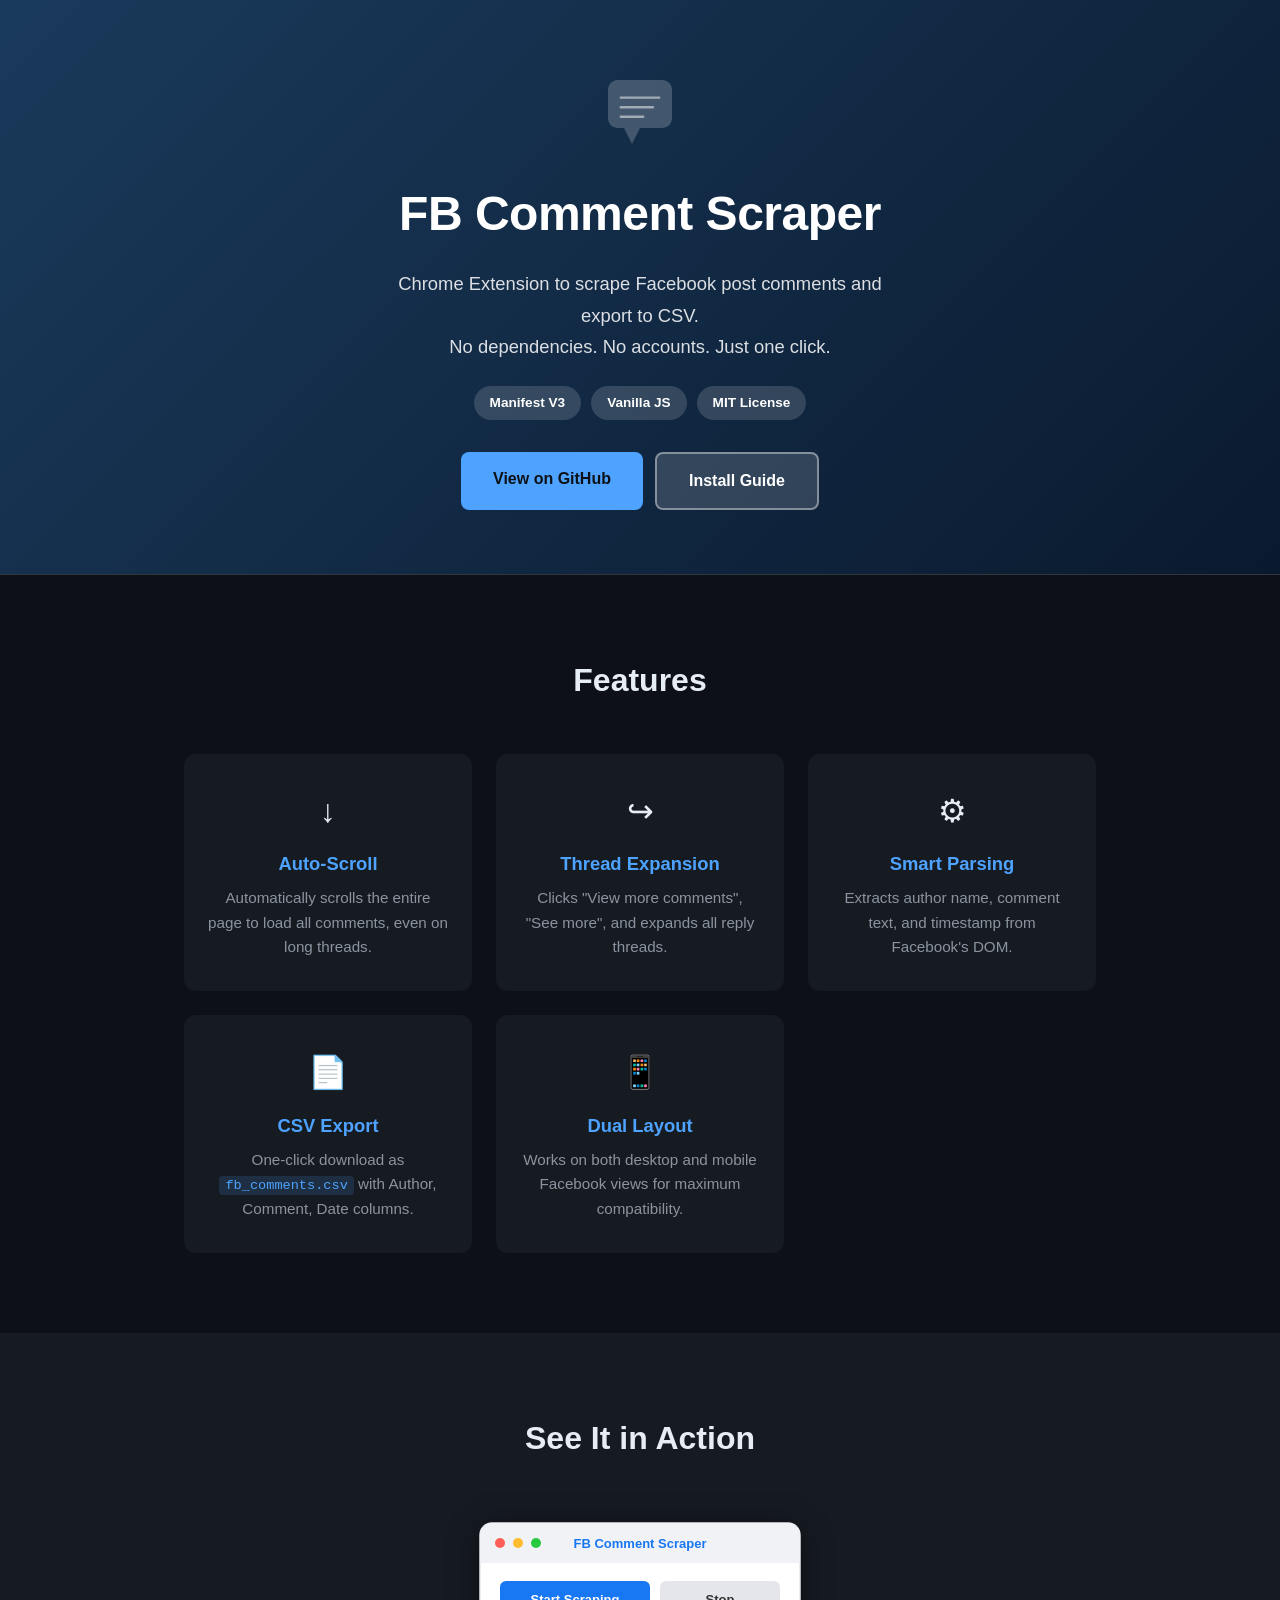
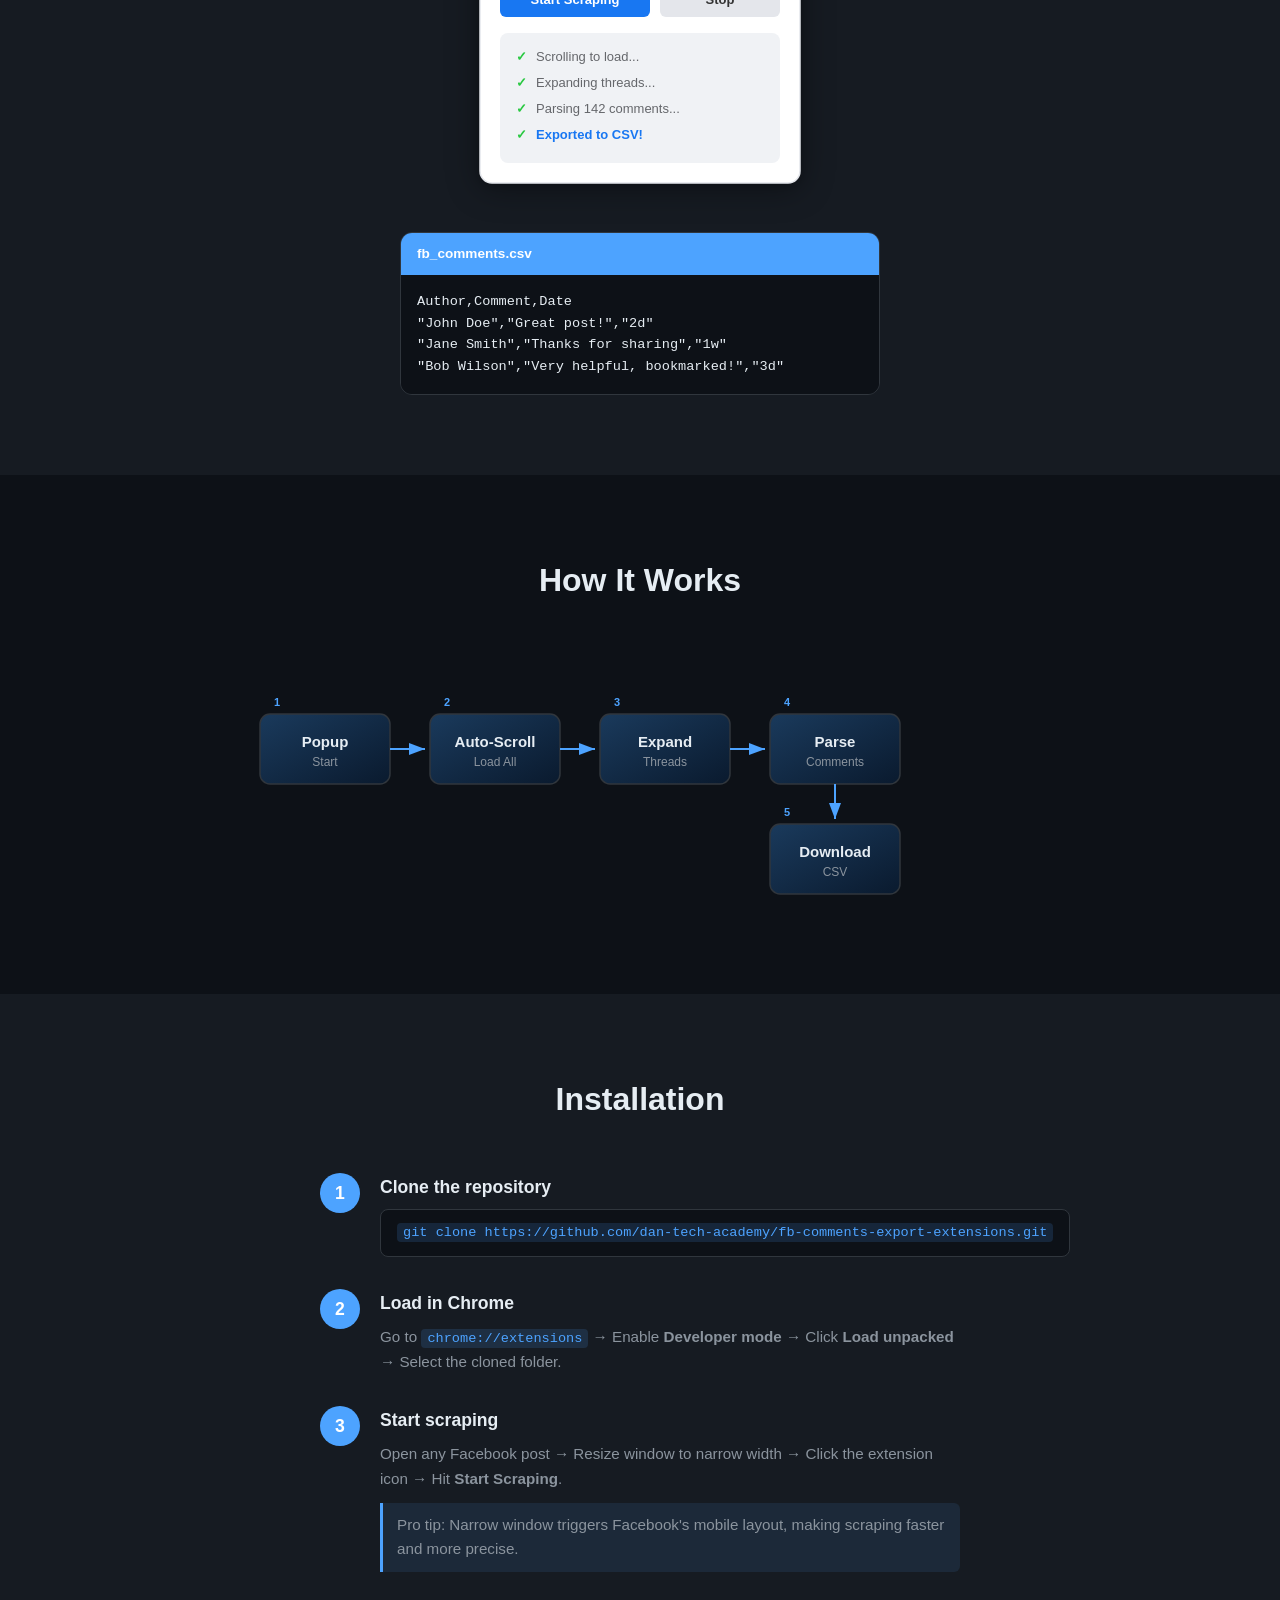
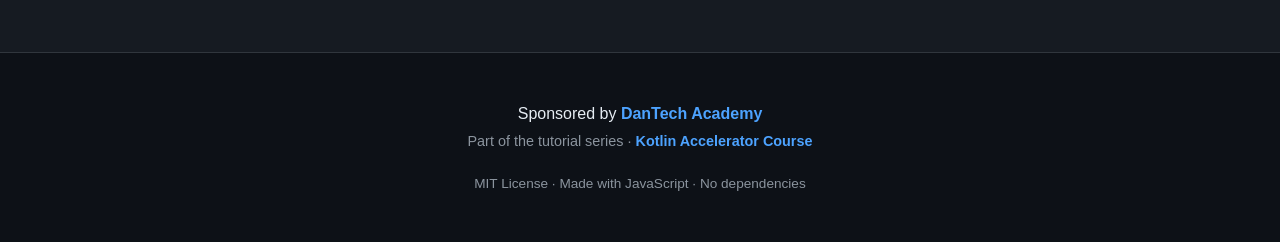
<file: site/index.html>
<!DOCTYPE html>
<html lang="en">
<head>
  <meta charset="UTF-8">
  <meta name="viewport" content="width=device-width, initial-scale=1.0">
  <title>FB Comment Scraper — Chrome Extension to Export Facebook Comments to CSV</title>
  <meta name="description" content="Free Chrome Extension (Manifest V3) to scrape Facebook post comments and export them as CSV. Auto-scroll, expand threads, smart parsing.">
  <meta property="og:title" content="FB Comment Scraper">
  <meta property="og:description" content="Chrome Extension to scrape Facebook comments and export to CSV">
  <meta property="og:type" content="website">
  <link rel="stylesheet" href="style.css">
</head>
<body>

  <!-- Hero -->
  <section class="hero">
    <div class="container">
      <div class="hero-content">
        <div class="hero-icon">
          <svg viewBox="0 0 80 80" fill="none" xmlns="http://www.w3.org/2000/svg">
            <rect width="80" height="60" rx="12" fill="rgba(255,255,255,0.2)"/>
            <polygon points="20,60 30,80 40,60" fill="rgba(255,255,255,0.2)"/>
            <line x1="16" y1="22" x2="64" y2="22" stroke="rgba(255,255,255,0.5)" stroke-width="3" stroke-linecap="round"/>
            <line x1="16" y1="34" x2="56" y2="34" stroke="rgba(255,255,255,0.5)" stroke-width="3" stroke-linecap="round"/>
            <line x1="16" y1="46" x2="44" y2="46" stroke="rgba(255,255,255,0.5)" stroke-width="3" stroke-linecap="round"/>
          </svg>
        </div>
        <h1>FB Comment Scraper</h1>
        <p class="tagline">Chrome Extension to scrape Facebook post comments and export to CSV.<br>No dependencies. No accounts. Just one click.</p>
        <div class="hero-badges">
          <span class="badge">Manifest V3</span>
          <span class="badge">Vanilla JS</span>
          <span class="badge">MIT License</span>
        </div>
        <div class="hero-actions">
          <a href="https://github.com/dan-tech-academy/fb-comments-export-extensions" class="btn btn-primary">View on GitHub</a>
          <a href="#install" class="btn btn-secondary">Install Guide</a>
        </div>
      </div>
    </div>
  </section>

  <!-- Features -->
  <section class="features" id="features">
    <div class="container">
      <h2>Features</h2>
      <div class="features-grid">
        <div class="feature-card">
          <div class="feature-icon">&#8595;</div>
          <h3>Auto-Scroll</h3>
          <p>Automatically scrolls the entire page to load all comments, even on long threads.</p>
        </div>
        <div class="feature-card">
          <div class="feature-icon">&#8618;</div>
          <h3>Thread Expansion</h3>
          <p>Clicks "View more comments", "See more", and expands all reply threads.</p>
        </div>
        <div class="feature-card">
          <div class="feature-icon">&#9881;</div>
          <h3>Smart Parsing</h3>
          <p>Extracts author name, comment text, and timestamp from Facebook's DOM.</p>
        </div>
        <div class="feature-card">
          <div class="feature-icon">&#128196;</div>
          <h3>CSV Export</h3>
          <p>One-click download as <code>fb_comments.csv</code> with Author, Comment, Date columns.</p>
        </div>
        <div class="feature-card">
          <div class="feature-icon">&#128241;</div>
          <h3>Dual Layout</h3>
          <p>Works on both desktop and mobile Facebook views for maximum compatibility.</p>
        </div>
      </div>
    </div>
  </section>

  <!-- Demo -->
  <section class="demo" id="demo">
    <div class="container">
      <h2>See It in Action</h2>
      <div class="demo-wrapper">
        <img src="assets/demo.svg" alt="FB Comment Scraper demo showing the extension scraping 142 comments" width="340" height="280">
      </div>
      <div class="csv-preview">
        <div class="csv-header">fb_comments.csv</div>
        <pre><code>Author,Comment,Date
"John Doe","Great post!","2d"
"Jane Smith","Thanks for sharing","1w"
"Bob Wilson","Very helpful, bookmarked!","3d"</code></pre>
      </div>
    </div>
  </section>

  <!-- How It Works -->
  <section class="how-it-works" id="how">
    <div class="container">
      <h2>How It Works</h2>
      <div class="pipeline">
        <img src="assets/how-it-works.svg" alt="Pipeline: Popup Start → Auto-Scroll → Expand Threads → Parse Comments → Download CSV" width="800" height="260">
      </div>
    </div>
  </section>

  <!-- Install -->
  <section class="install" id="install">
    <div class="container">
      <h2>Installation</h2>
      <div class="steps">
        <div class="step">
          <div class="step-num">1</div>
          <div class="step-content">
            <h3>Clone the repository</h3>
            <pre><code>git clone https://github.com/dan-tech-academy/fb-comments-export-extensions.git</code></pre>
          </div>
        </div>
        <div class="step">
          <div class="step-num">2</div>
          <div class="step-content">
            <h3>Load in Chrome</h3>
            <p>Go to <code>chrome://extensions</code> &rarr; Enable <strong>Developer mode</strong> &rarr; Click <strong>Load unpacked</strong> &rarr; Select the cloned folder.</p>
          </div>
        </div>
        <div class="step">
          <div class="step-num">3</div>
          <div class="step-content">
            <h3>Start scraping</h3>
            <p>Open any Facebook post &rarr; Resize window to narrow width &rarr; Click the extension icon &rarr; Hit <strong>Start Scraping</strong>.</p>
            <p class="tip">Pro tip: Narrow window triggers Facebook's mobile layout, making scraping faster and more precise.</p>
          </div>
        </div>
      </div>
    </div>
  </section>

  <!-- Footer -->
  <footer>
    <div class="container">
      <div class="sponsor">
        <p>Sponsored by <a href="https://www.dantech.academy" target="_blank" rel="noopener">DanTech Academy</a></p>
        <p class="sponsor-sub">Part of the tutorial series &middot; <a href="https://www.dantech.academy/kotlin-accelerator" target="_blank" rel="noopener">Kotlin Accelerator Course</a></p>
      </div>
      <div class="footer-bottom">
        <p>MIT License &middot; Made with JavaScript &middot; No dependencies</p>
      </div>
    </div>
  </footer>

</body>
</html>
</file>
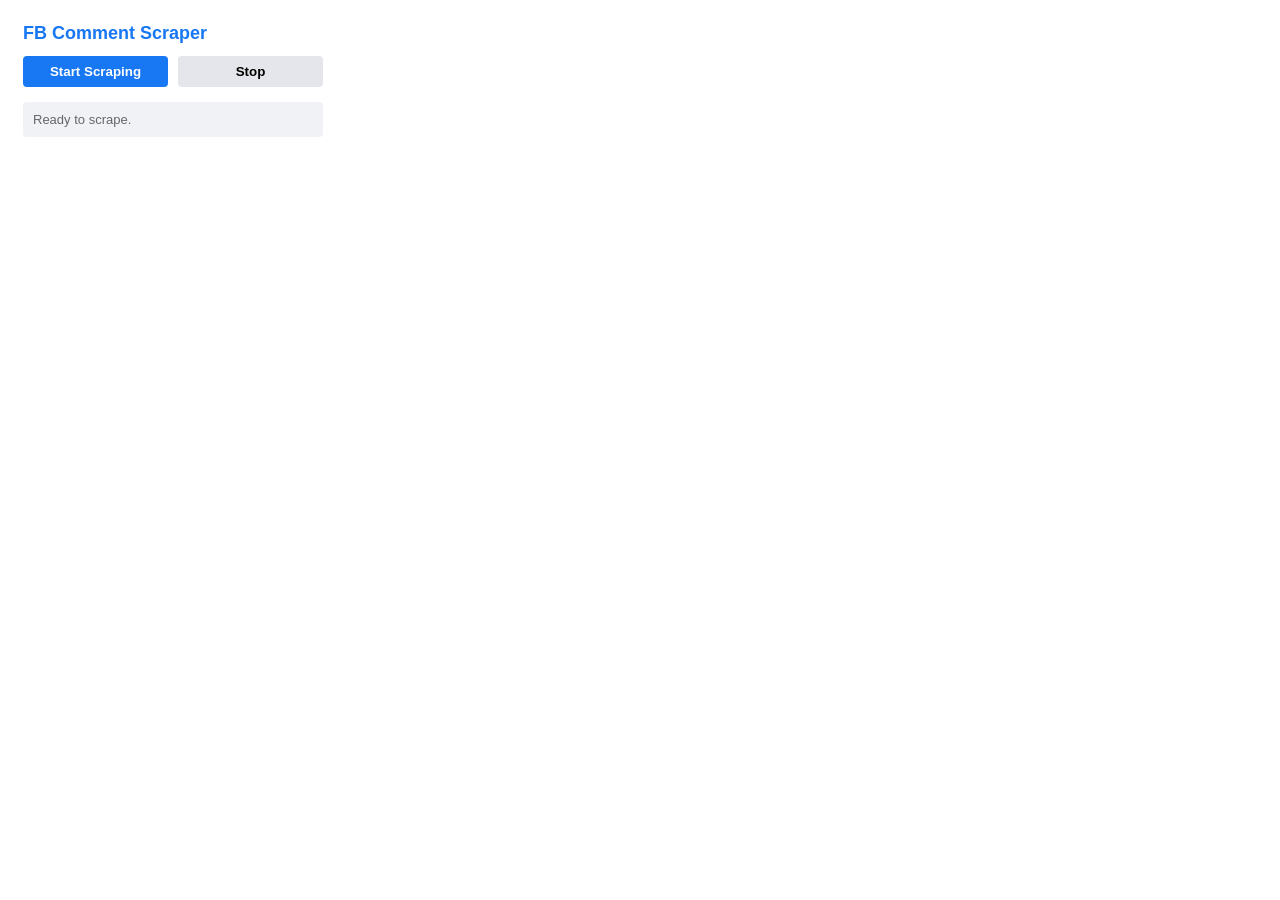
<file: popup.html>
<!DOCTYPE html>
<html>
<head>
  <title>FB Scraper</title>
  <style>
    body {
      width: 300px;
      padding: 15px;
      font-family: -apple-system, BlinkMacSystemFont, "Segoe UI", Roboto, Helvetica, Arial, sans-serif;
    }
    h1 {
      font-size: 18px;
      margin-top: 0;
      color: #1877f2; /* FB Blue */
    }
    .controls {
      display: flex;
      gap: 10px;
      margin-bottom: 15px;
    }
    button {
      flex: 1;
      padding: 8px;
      border: none;
      border-radius: 4px;
      cursor: pointer;
      font-weight: bold;
      transition: background-color 0.2s;
    }
    #startBtn {
      background-color: #1877f2;
      color: white;
    }
    #startBtn:hover {
      background-color: #166fe5;
    }
    #startBtn:disabled {
      background-color: #ccc;
      cursor: not-allowed;
    }
    #stopBtn {
      background-color: #e4e6eb;
      color: black;
    }
    #stopBtn:hover {
      background-color: #d8dadf;
    }
    .status {
      padding: 10px;
      background-color: #f0f2f5;
      border-radius: 4px;
      font-size: 13px;
      color: #65676b;
    }
    .hidden {
      display: none;
    }
  </style>
</head>
<body>
  <h1>FB Comment Scraper</h1>
  
  <div class="controls">
    <button id="startBtn">Start Scraping</button>
    <button id="stopBtn" disabled>Stop</button>
  </div>

  <div id="status" class="status">
    Ready to scrape.
  </div>

  <script src="popup.js"></script>
</body>
</html>
</file>
<file: site/style.css>
* {
  margin: 0;
  padding: 0;
  box-sizing: border-box;
}

:root {
  --primary: #4da3ff;
  --primary-dark: #1877f2;
  --bg: #0d1117;
  --bg-alt: #161b22;
  --text: #e6edf3;
  --text-muted: #8b949e;
  --border: #30363d;
  --radius: 12px;
  --font: -apple-system, BlinkMacSystemFont, "Segoe UI", Helvetica, Arial, sans-serif;
}

body {
  font-family: var(--font);
  color: var(--text);
  line-height: 1.6;
  background: var(--bg);
}

.container {
  max-width: 960px;
  margin: 0 auto;
  padding: 0 24px;
}

/* Hero */
.hero {
  background: linear-gradient(135deg, #1a3a5c, #0a1a2e);
  border-bottom: 1px solid var(--border);
  color: white;
  padding: 80px 0 64px;
  text-align: center;
}

.hero-icon svg {
  width: 64px;
  height: 64px;
  margin-bottom: 24px;
}

.hero h1 {
  font-size: 3rem;
  font-weight: 800;
  margin-bottom: 16px;
  letter-spacing: -0.5px;
}

.tagline {
  font-size: 1.15rem;
  opacity: 0.85;
  max-width: 520px;
  margin: 0 auto 24px;
  line-height: 1.7;
}

.hero-badges {
  display: flex;
  gap: 10px;
  justify-content: center;
  margin-bottom: 32px;
  flex-wrap: wrap;
}

.badge {
  background: rgba(255, 255, 255, 0.15);
  padding: 6px 16px;
  border-radius: 20px;
  font-size: 0.85rem;
  font-weight: 600;
}

.hero-actions {
  display: flex;
  gap: 12px;
  justify-content: center;
  flex-wrap: wrap;
}

.btn {
  display: inline-block;
  padding: 14px 32px;
  border-radius: 8px;
  font-size: 1rem;
  font-weight: 700;
  text-decoration: none;
  transition: transform 0.15s, box-shadow 0.15s;
}

.btn:hover {
  transform: translateY(-1px);
  box-shadow: 0 4px 12px rgba(0, 0, 0, 0.2);
}

.btn-primary {
  background: var(--primary);
  color: #0d1117;
}

.btn-secondary {
  background: rgba(255, 255, 255, 0.15);
  color: white;
  border: 2px solid rgba(255, 255, 255, 0.4);
}

/* Features */
.features {
  padding: 80px 0;
}

.features h2,
.demo h2,
.how-it-works h2,
.install h2 {
  text-align: center;
  font-size: 2rem;
  font-weight: 800;
  margin-bottom: 48px;
  color: var(--text);
}

.features-grid {
  display: grid;
  grid-template-columns: repeat(auto-fit, minmax(260px, 1fr));
  gap: 24px;
}

.feature-card {
  background: var(--bg-alt);
  border-radius: var(--radius);
  padding: 32px 24px;
  text-align: center;
}

.feature-icon {
  font-size: 2rem;
  margin-bottom: 12px;
}

.feature-card h3 {
  font-size: 1.15rem;
  margin-bottom: 8px;
  color: var(--primary);
}

.feature-card p {
  color: var(--text-muted);
  font-size: 0.95rem;
}

.feature-card code {
  background: rgba(77, 163, 255, 0.15);
  padding: 2px 6px;
  border-radius: 4px;
  font-size: 0.85rem;
  color: var(--primary);
}

/* Demo */
.demo {
  background: var(--bg-alt);
  padding: 80px 0;
}

.demo-wrapper {
  text-align: center;
  margin-bottom: 32px;
}

.demo-wrapper img {
  max-width: 340px;
  width: 100%;
  height: auto;
  filter: drop-shadow(0 4px 16px rgba(0, 0, 0, 0.4));
}

.csv-preview {
  max-width: 480px;
  margin: 0 auto;
  border-radius: var(--radius);
  overflow: hidden;
  border: 1px solid var(--border);
}

.csv-header {
  background: var(--primary);
  color: white;
  padding: 10px 16px;
  font-size: 0.85rem;
  font-weight: 600;
}

.csv-preview pre {
  background: #0d1117;
  color: #e6edf3;
  padding: 16px;
  margin: 0;
  overflow-x: auto;
  font-size: 0.85rem;
  line-height: 1.6;
}

/* How It Works */
.how-it-works {
  padding: 80px 0;
}

.pipeline {
  display: flex;
  align-items: center;
  justify-content: center;
  gap: 8px;
  flex-wrap: wrap;
}

.pipeline-step {
  text-align: center;
  min-width: 100px;
}

.step-number {
  width: 48px;
  height: 48px;
  border-radius: 50%;
  background: var(--primary);
  color: white;
  display: flex;
  align-items: center;
  justify-content: center;
  font-size: 1.2rem;
  font-weight: 800;
  margin: 0 auto 8px;
}

.step-label {
  font-size: 0.9rem;
  font-weight: 600;
  color: var(--text);
}

.pipeline-arrow {
  font-size: 1.5rem;
  color: var(--text-muted);
}

/* Install */
.install {
  background: var(--bg-alt);
  padding: 80px 0;
}

.steps {
  max-width: 640px;
  margin: 0 auto;
  display: flex;
  flex-direction: column;
  gap: 32px;
}

.step {
  display: flex;
  gap: 20px;
  align-items: flex-start;
}

.step-num {
  flex-shrink: 0;
  width: 40px;
  height: 40px;
  border-radius: 50%;
  background: var(--primary);
  color: white;
  display: flex;
  align-items: center;
  justify-content: center;
  font-weight: 800;
  font-size: 1.1rem;
}

.step-content h3 {
  font-size: 1.1rem;
  margin-bottom: 8px;
}

.step-content p {
  color: var(--text-muted);
  font-size: 0.95rem;
}

.step-content pre {
  background: #0d1117;
  color: #e6edf3;
  border: 1px solid var(--border);
  padding: 12px 16px;
  border-radius: 8px;
  overflow-x: auto;
  font-size: 0.85rem;
  margin-top: 8px;
}

.step-content code {
  background: rgba(77, 163, 255, 0.15);
  padding: 2px 6px;
  border-radius: 4px;
  font-size: 0.85rem;
  color: var(--primary);
}

.tip {
  background: rgba(77, 163, 255, 0.1);
  border-left: 3px solid var(--primary);
  padding: 10px 14px;
  margin-top: 12px;
  border-radius: 0 6px 6px 0;
  font-size: 0.9rem;
  color: var(--primary);
}

/* Footer */
footer {
  padding: 48px 0;
  text-align: center;
  border-top: 1px solid var(--border);
}

.sponsor {
  margin-bottom: 20px;
}

.sponsor a {
  color: var(--primary);
  text-decoration: none;
  font-weight: 700;
}

.sponsor a:hover {
  text-decoration: underline;
}

.sponsor-sub {
  color: var(--text-muted);
  font-size: 0.9rem;
  margin-top: 4px;
}

.footer-bottom p {
  color: var(--text-muted);
  font-size: 0.85rem;
}

/* Responsive */
@media (max-width: 640px) {
  .hero {
    padding: 48px 0 40px;
  }

  .hero h1 {
    font-size: 2rem;
  }

  .tagline {
    font-size: 1rem;
  }

  .pipeline-arrow {
    display: none;
  }

  .pipeline {
    flex-direction: column;
    gap: 16px;
  }

  .features h2,
  .demo h2,
  .how-it-works h2,
  .install h2 {
    font-size: 1.5rem;
  }
}
</file>
